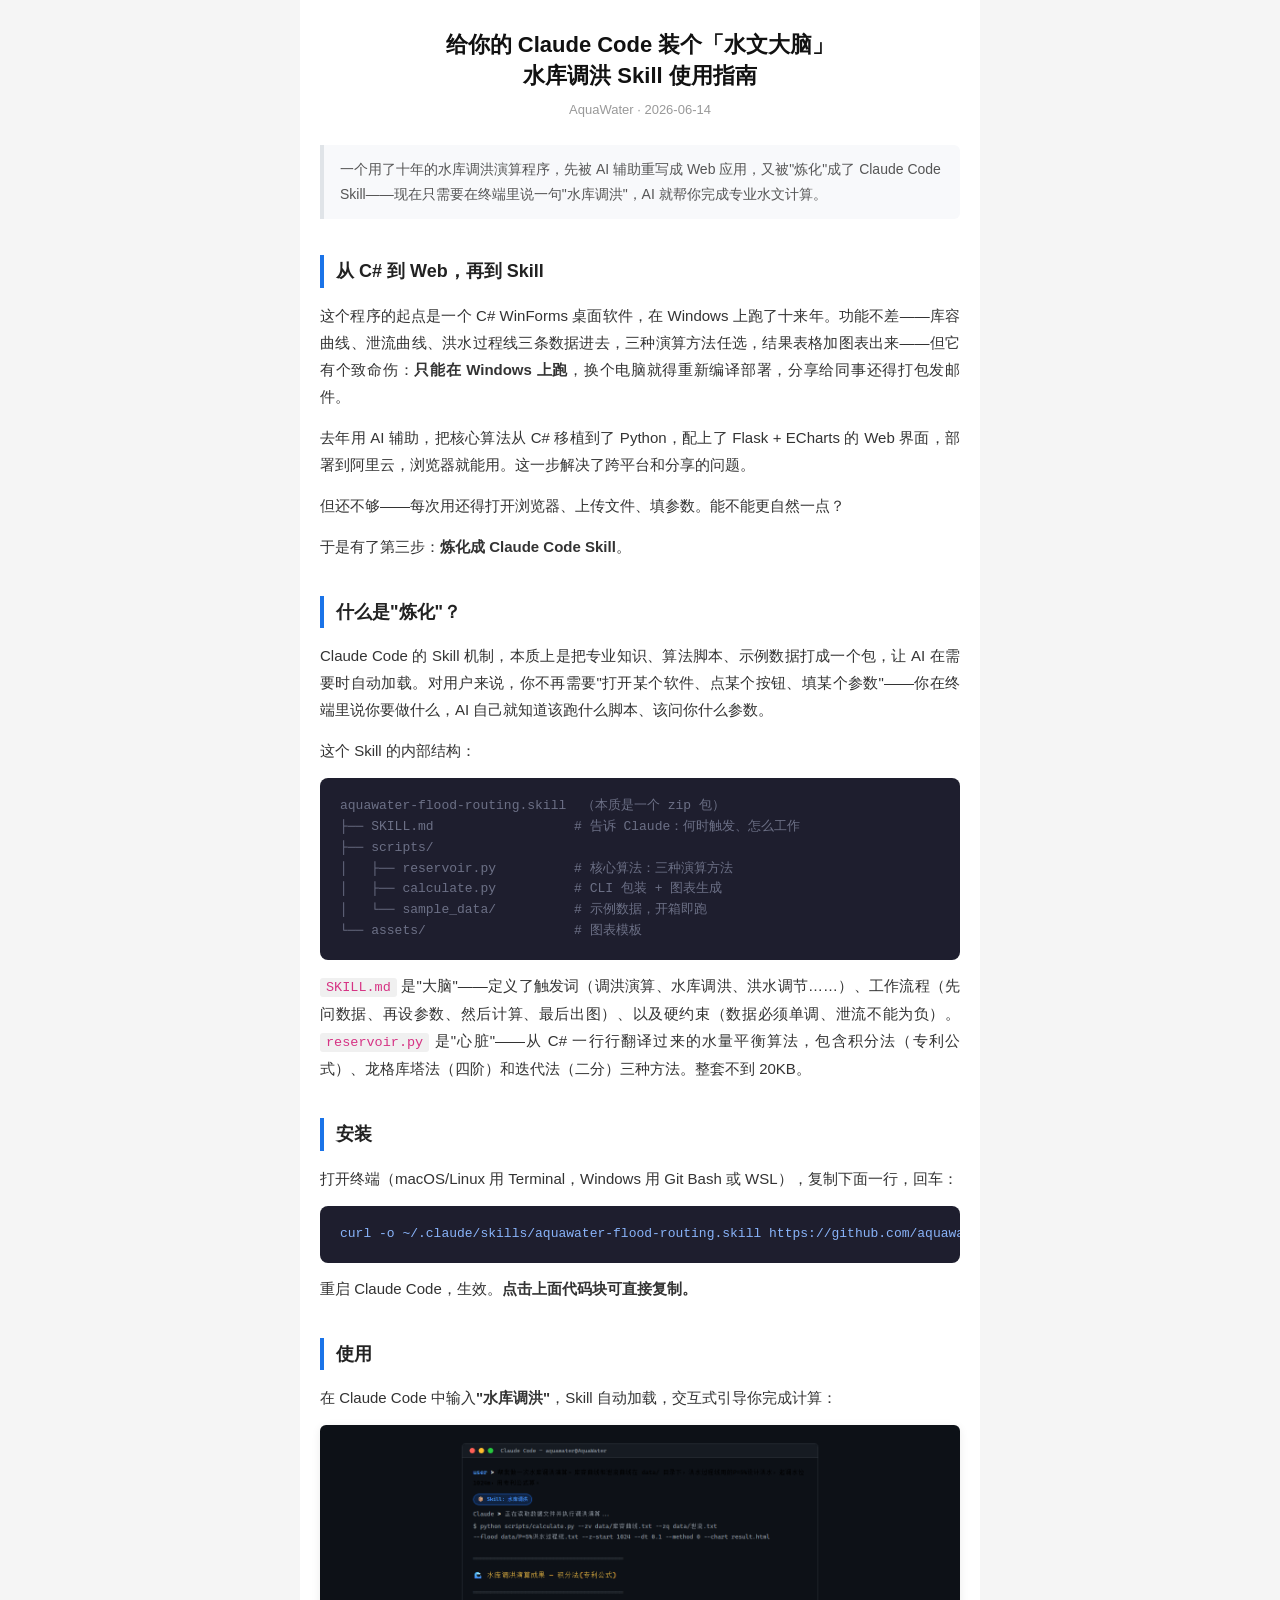
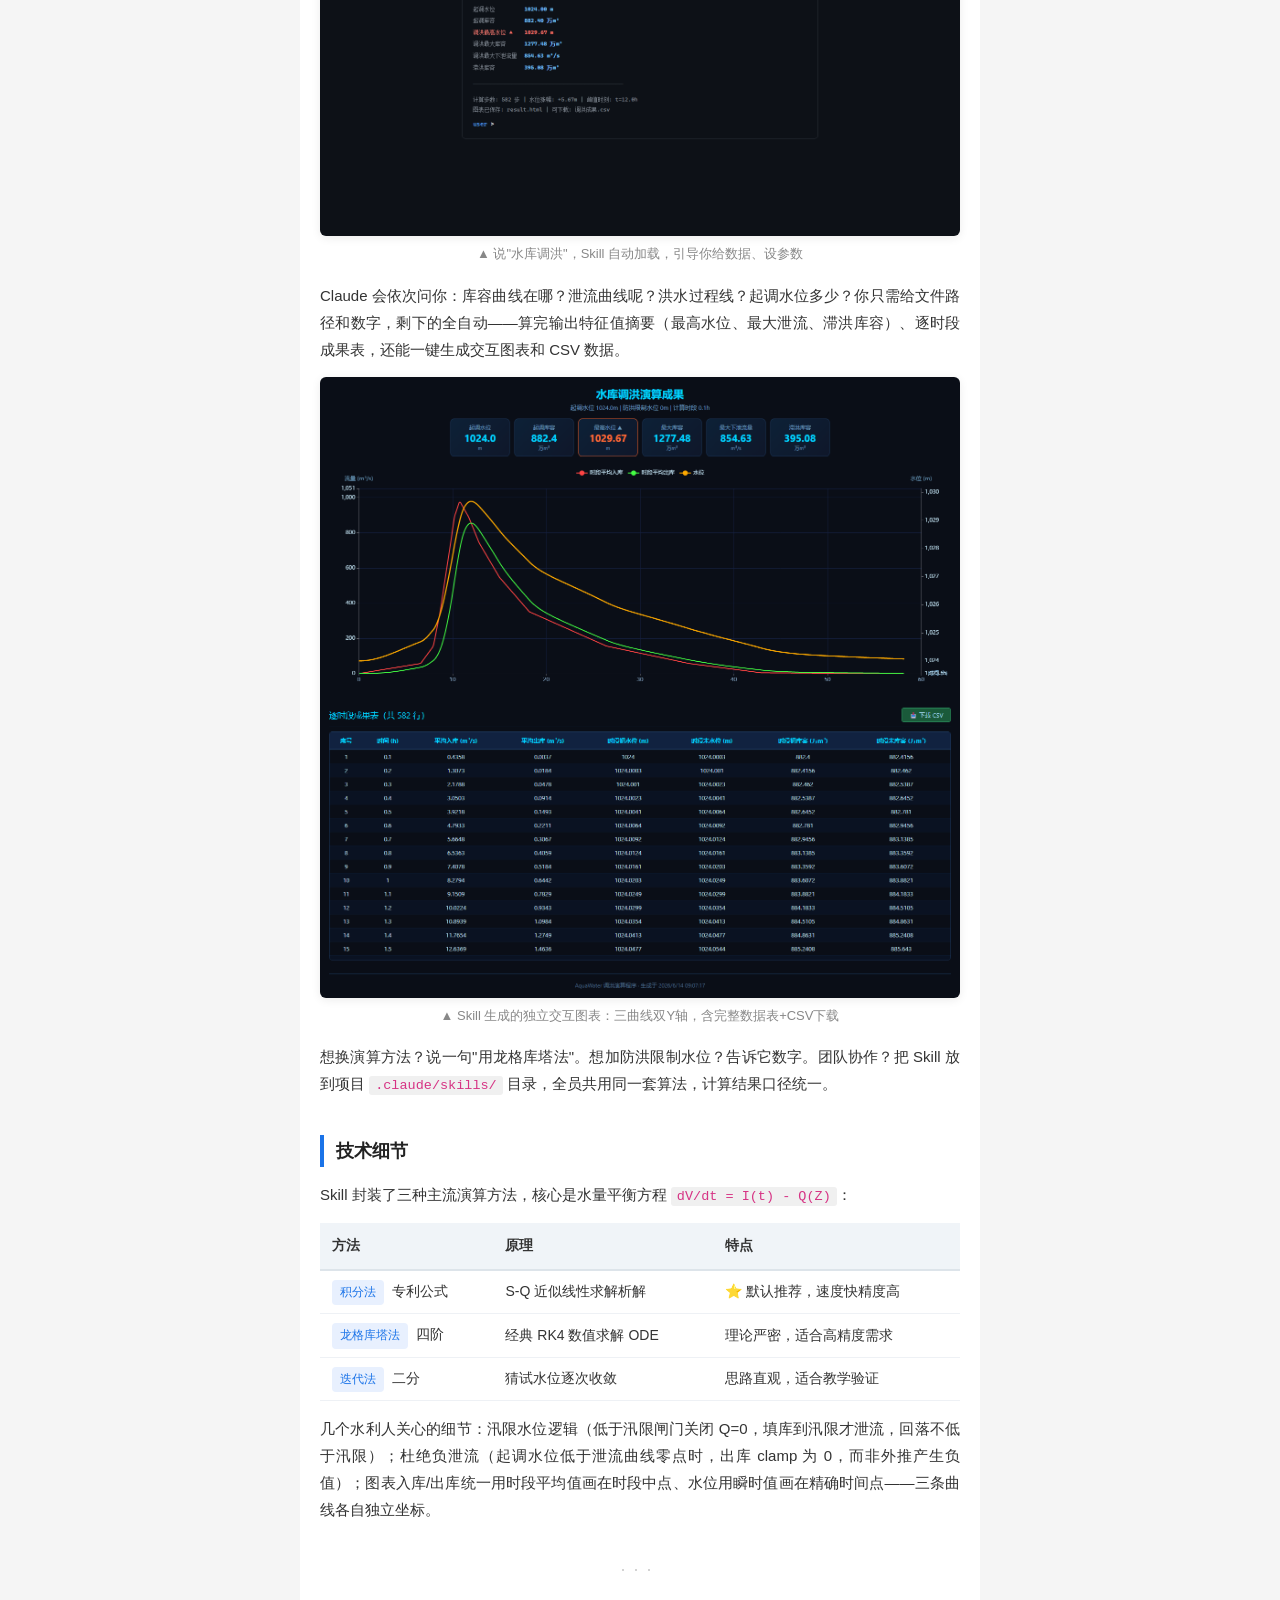
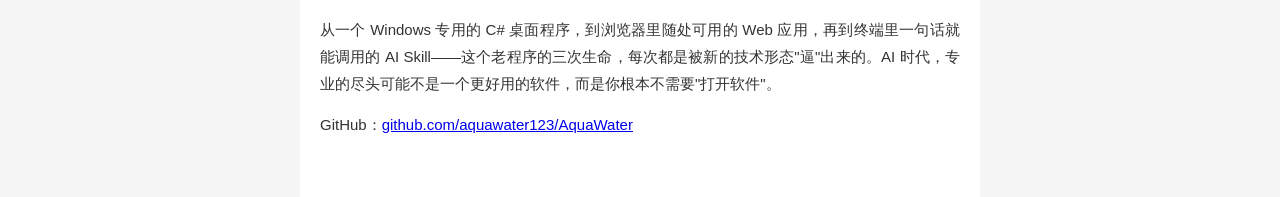
<file: 公众号文章_水库调洪Skill.html>
<!DOCTYPE html>
<html lang="zh-CN">
<head>
<meta charset="UTF-8">
<meta name="viewport" content="width=device-width, initial-scale=1.0">
<title>给你的 Claude Code 装个「水文大脑」——水库调洪 Skill 使用指南</title>
<style>
  * { margin: 0; padding: 0; box-sizing: border-box; }
  body { background: #f5f5f5; font-family: -apple-system, BlinkMacSystemFont, 'Segoe UI', 'PingFang SC', 'Hiragino Sans GB', 'Microsoft YaHei', sans-serif; color: #333; line-height: 1.8; }
  .article { max-width: 680px; margin: 0 auto; background: #fff; padding: 30px 20px 50px; }
  h1 { font-size: 22px; font-weight: 700; color: #111; text-align: center; margin-bottom: 6px; line-height: 1.4; }
  .meta { text-align: center; color: #999; font-size: 13px; margin-bottom: 24px; }
  h2 { font-size: 18px; font-weight: 700; color: #222; margin: 36px 0 14px; padding-left: 12px; border-left: 4px solid #1a73e8; }
  p { font-size: 15px; margin-bottom: 14px; text-align: justify; }
  img { max-width: 100%; border-radius: 6px; box-shadow: 0 2px 10px rgba(0,0,0,0.08); margin: 10px 0; display: block; }
  .img-caption { text-align: center; color: #888; font-size: 13px; margin-top: -4px; margin-bottom: 16px; }
  code { background: #f0f0f0; padding: 2px 6px; border-radius: 3px; font-size: 0.9em; font-family: 'Cascadia Code', 'Fira Code', 'Consolas', monospace; color: #d63384; }
  pre { background: #1e1e2e; color: #cdd6f4; padding: 18px 20px; border-radius: 8px; overflow-x: auto; font-size: 13px; line-height: 1.6; margin: 12px 0; }
  pre .cmd { color: #89b4fa; }
  pre .out { color: #a6e3a1; }
  pre .hl { color: #fab387; }
  pre .dim { color: #6c7086; }
  blockquote { background: #f8f9fb; border-left: 4px solid #e0e4e8; padding: 12px 16px; margin: 14px 0; color: #555; font-size: 14px; border-radius: 0 6px 6px 0; }
  table { width: 100%; border-collapse: collapse; margin: 14px 0; font-size: 14px; }
  th { background: #f0f4f8; padding: 10px 12px; text-align: left; font-weight: 600; border-bottom: 2px solid #dde4ea; }
  td { padding: 8px 12px; border-bottom: 1px solid #eef1f5; }
  .tag { display: inline-block; background: #e8f0fe; color: #1a73e8; padding: 2px 8px; border-radius: 4px; font-size: 12px; font-weight: 500; margin-right: 4px; }
  .divider { text-align: center; color: #ccc; margin: 30px 0; font-size: 18px; letter-spacing: 8px; }
  @media (max-width: 480px) {
    .article { padding: 20px 14px 40px; }
    h1 { font-size: 18px; }
  }
</style>
</head>
<body>
<div class="article">

<h1>给你的 Claude Code 装个「水文大脑」<br>水库调洪 Skill 使用指南</h1>
<div class="meta">AquaWater · 2026-06-14</div>

<blockquote>
  一个用了十年的水库调洪演算程序，先被 AI 辅助重写成 Web 应用，又被"炼化"成了 Claude Code Skill——现在只需要在终端里说一句"水库调洪"，AI 就帮你完成专业水文计算。
</blockquote>

<!-- ====== 来历 ====== -->
<h2>从 C# 到 Web，再到 Skill</h2>

<p>这个程序的起点是一个 C# WinForms 桌面软件，在 Windows 上跑了十来年。功能不差——库容曲线、泄流曲线、洪水过程线三条数据进去，三种演算方法任选，结果表格加图表出来——但它有个致命伤：<strong>只能在 Windows 上跑</strong>，换个电脑就得重新编译部署，分享给同事还得打包发邮件。</p>

<p>去年用 AI 辅助，把核心算法从 C# 移植到了 Python，配上了 Flask + ECharts 的 Web 界面，部署到阿里云，浏览器就能用。这一步解决了跨平台和分享的问题。</p>

<p>但还不够——每次用还得打开浏览器、上传文件、填参数。能不能更自然一点？</p>

<p>于是有了第三步：<strong>炼化成 Claude Code Skill</strong>。</p>

<!-- ====== 什么是 Skill ====== -->
<h2>什么是"炼化"？</h2>

<p>Claude Code 的 Skill 机制，本质上是把专业知识、算法脚本、示例数据打成一个包，让 AI 在需要时自动加载。对用户来说，你不再需要"打开某个软件、点某个按钮、填某个参数"——你在终端里说你要做什么，AI 自己就知道该跑什么脚本、该问你什么参数。</p>

<p>这个 Skill 的内部结构：</p>

<pre><span class="dim">aquawater-flood-routing.skill  （本质是一个 zip 包）
├── SKILL.md</span>                  <span class="dim"># 告诉 Claude：何时触发、怎么工作</span>
<span class="dim">├── scripts/
│   ├── reservoir.py</span>          <span class="dim"># 核心算法：三种演算方法</span>
<span class="dim">│   ├── calculate.py</span>          <span class="dim"># CLI 包装 + 图表生成</span>
<span class="dim">│   └── sample_data/</span>          <span class="dim"># 示例数据，开箱即跑</span>
<span class="dim">└── assets/</span>                   <span class="dim"># 图表模板</span></pre>

<p><code>SKILL.md</code> 是"大脑"——定义了触发词（调洪演算、水库调洪、洪水调节……）、工作流程（先问数据、再设参数、然后计算、最后出图）、以及硬约束（数据必须单调、泄流不能为负）。<code>reservoir.py</code> 是"心脏"——从 C# 一行行翻译过来的水量平衡算法，包含积分法（专利公式）、龙格库塔法（四阶）和迭代法（二分）三种方法。整套不到 20KB。</p>

<!-- ====== 安装 ====== -->
<h2>安装</h2>

<p>打开终端（macOS/Linux 用 Terminal，Windows 用 Git Bash 或 WSL），复制下面一行，回车：</p>

<pre style="user-select:all; cursor:pointer;" onclick="navigator.clipboard.writeText('curl -o ~/.claude/skills/aquawater-flood-routing.skill https://github.com/aquawater123/AquaWater/releases/download/v1.0.0/aquawater-flood-routing.skill')" title="点击复制"><span class="cmd">curl -o ~/.claude/skills/aquawater-flood-routing.skill https://github.com/aquawater123/AquaWater/releases/download/v1.0.0/aquawater-flood-routing.skill</span></pre>

<p>重启 Claude Code，生效。<strong>点击上面代码块可直接复制。</strong></p>

<!-- ====== 使用 ====== -->
<h2>使用</h2>

<p>在 Claude Code 中输入<strong>"水库调洪"</strong>，Skill 自动加载，交互式引导你完成计算：</p>

<img src="screenshots/skill_terminal.png" alt="Claude Code 调用水库调洪 Skill">
<div class="img-caption">▲ 说"水库调洪"，Skill 自动加载，引导你给数据、设参数</div>

<p>Claude 会依次问你：库容曲线在哪？泄流曲线呢？洪水过程线？起调水位多少？你只需给文件路径和数字，剩下的全自动——算完输出特征值摘要（最高水位、最大泄流、滞洪库容）、逐时段成果表，还能一键生成交互图表和 CSV 数据。</p>

<img src="screenshots/standalone_chart.png" alt="Skill 生成的 ECharts 交互图表">
<div class="img-caption">▲ Skill 生成的独立交互图表：三曲线双Y轴，含完整数据表+CSV下载</div>

<p>想换演算方法？说一句"用龙格库塔法"。想加防洪限制水位？告诉它数字。团队协作？把 Skill 放到项目 <code>.claude/skills/</code> 目录，全员共用同一套算法，计算结果口径统一。</p>

<!-- ====== 技术细节 ====== -->
<h2>技术细节</h2>

<p>Skill 封装了三种主流演算方法，核心是水量平衡方程 <code>dV/dt = I(t) - Q(Z)</code>：</p>

<table>
  <tr><th>方法</th><th>原理</th><th>特点</th></tr>
  <tr><td><span class="tag">积分法</span> 专利公式</td><td>S-Q 近似线性求解析解</td><td>⭐ 默认推荐，速度快精度高</td></tr>
  <tr><td><span class="tag">龙格库塔法</span> 四阶</td><td>经典 RK4 数值求解 ODE</td><td>理论严密，适合高精度需求</td></tr>
  <tr><td><span class="tag">迭代法</span> 二分</td><td>猜试水位逐次收敛</td><td>思路直观，适合教学验证</td></tr>
</table>

<p>几个水利人关心的细节：汛限水位逻辑（低于汛限闸门关闭 Q=0，填库到汛限才泄流，回落不低于汛限）；杜绝负泄流（起调水位低于泄流曲线零点时，出库 clamp 为 0，而非外推产生负值）；图表入库/出库统一用时段平均值画在时段中点、水位用瞬时值画在精确时间点——三条曲线各自独立坐标。</p>

<div class="divider">···</div>

<p>从一个 Windows 专用的 C# 桌面程序，到浏览器里随处可用的 Web 应用，再到终端里一句话就能调用的 AI Skill——这个老程序的三次生命，每次都是被新的技术形态"逼"出来的。AI 时代，专业的尽头可能不是一个更好用的软件，而是你根本不需要"打开软件"。</p>

<p>GitHub：<a href="https://github.com/aquawater123/AquaWater" target="_blank">github.com/aquawater123/AquaWater</a></p>

</div>
</body>
</html>
</file>
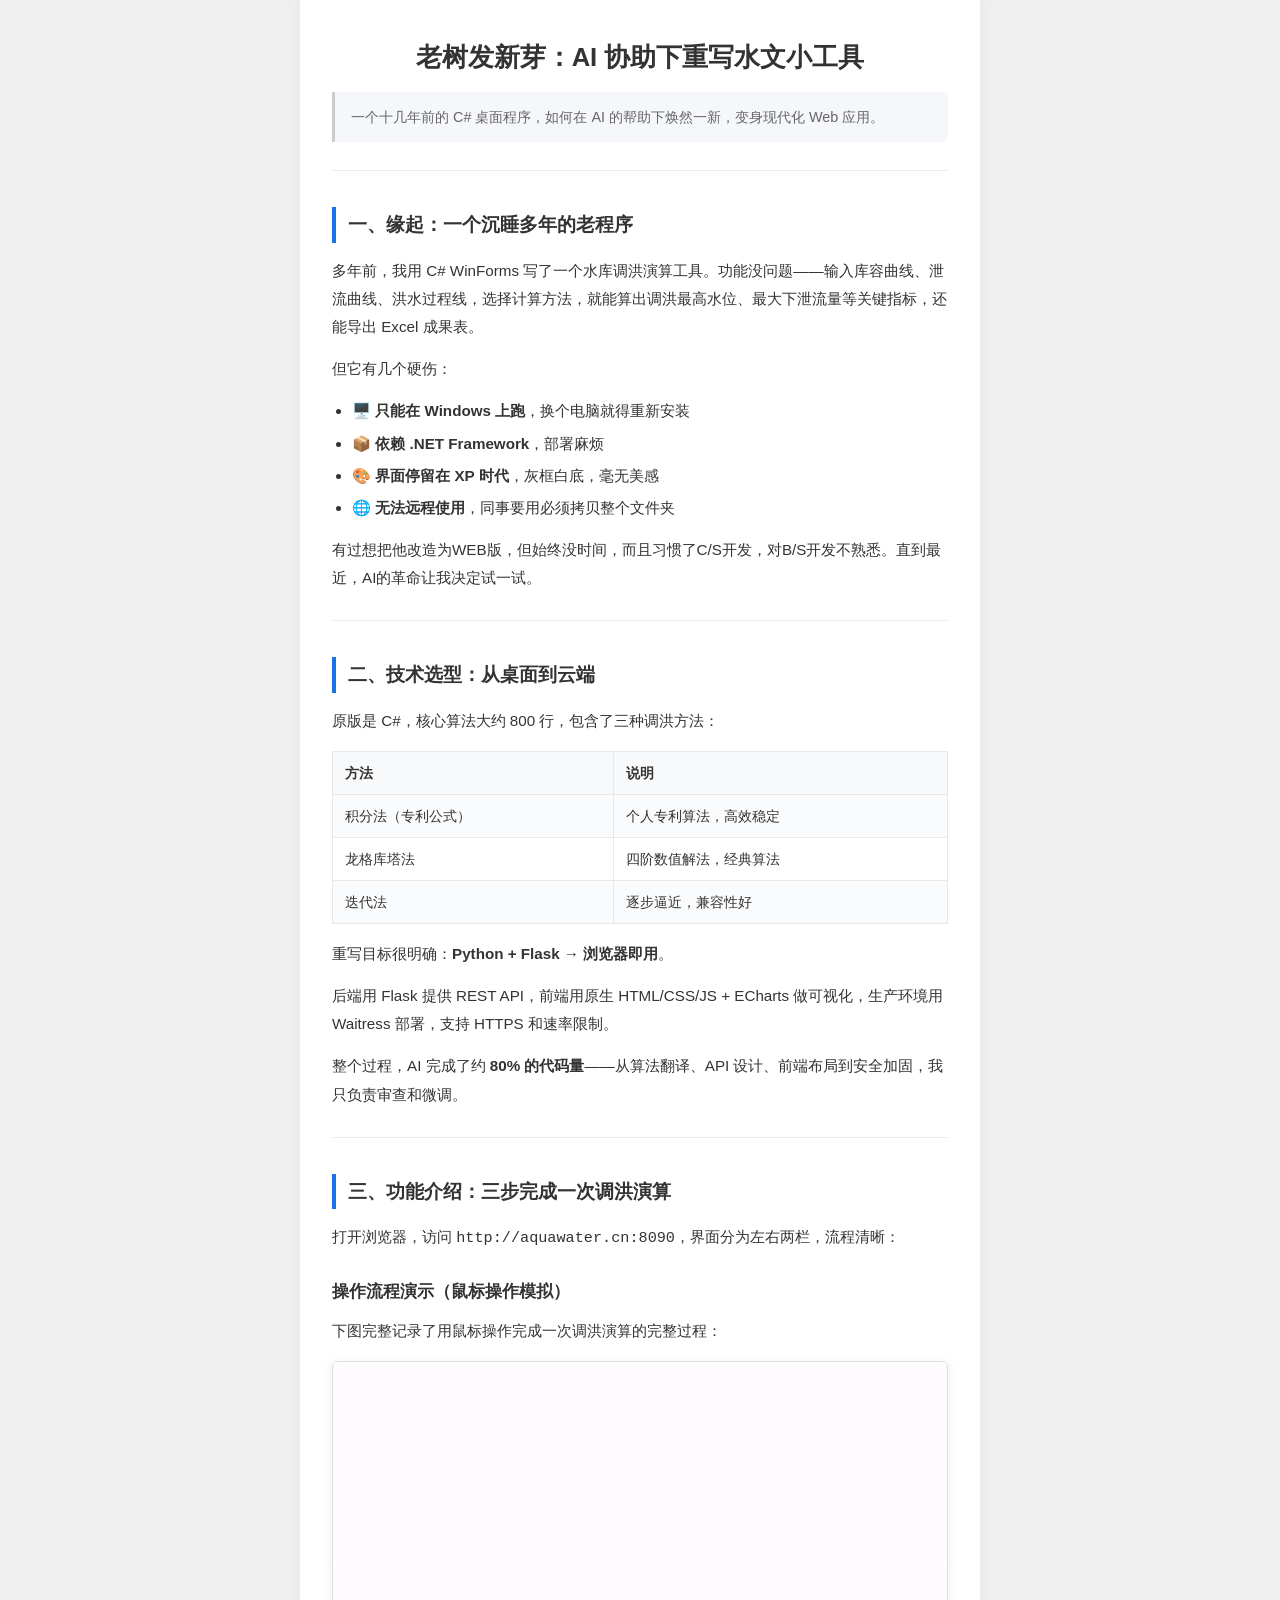
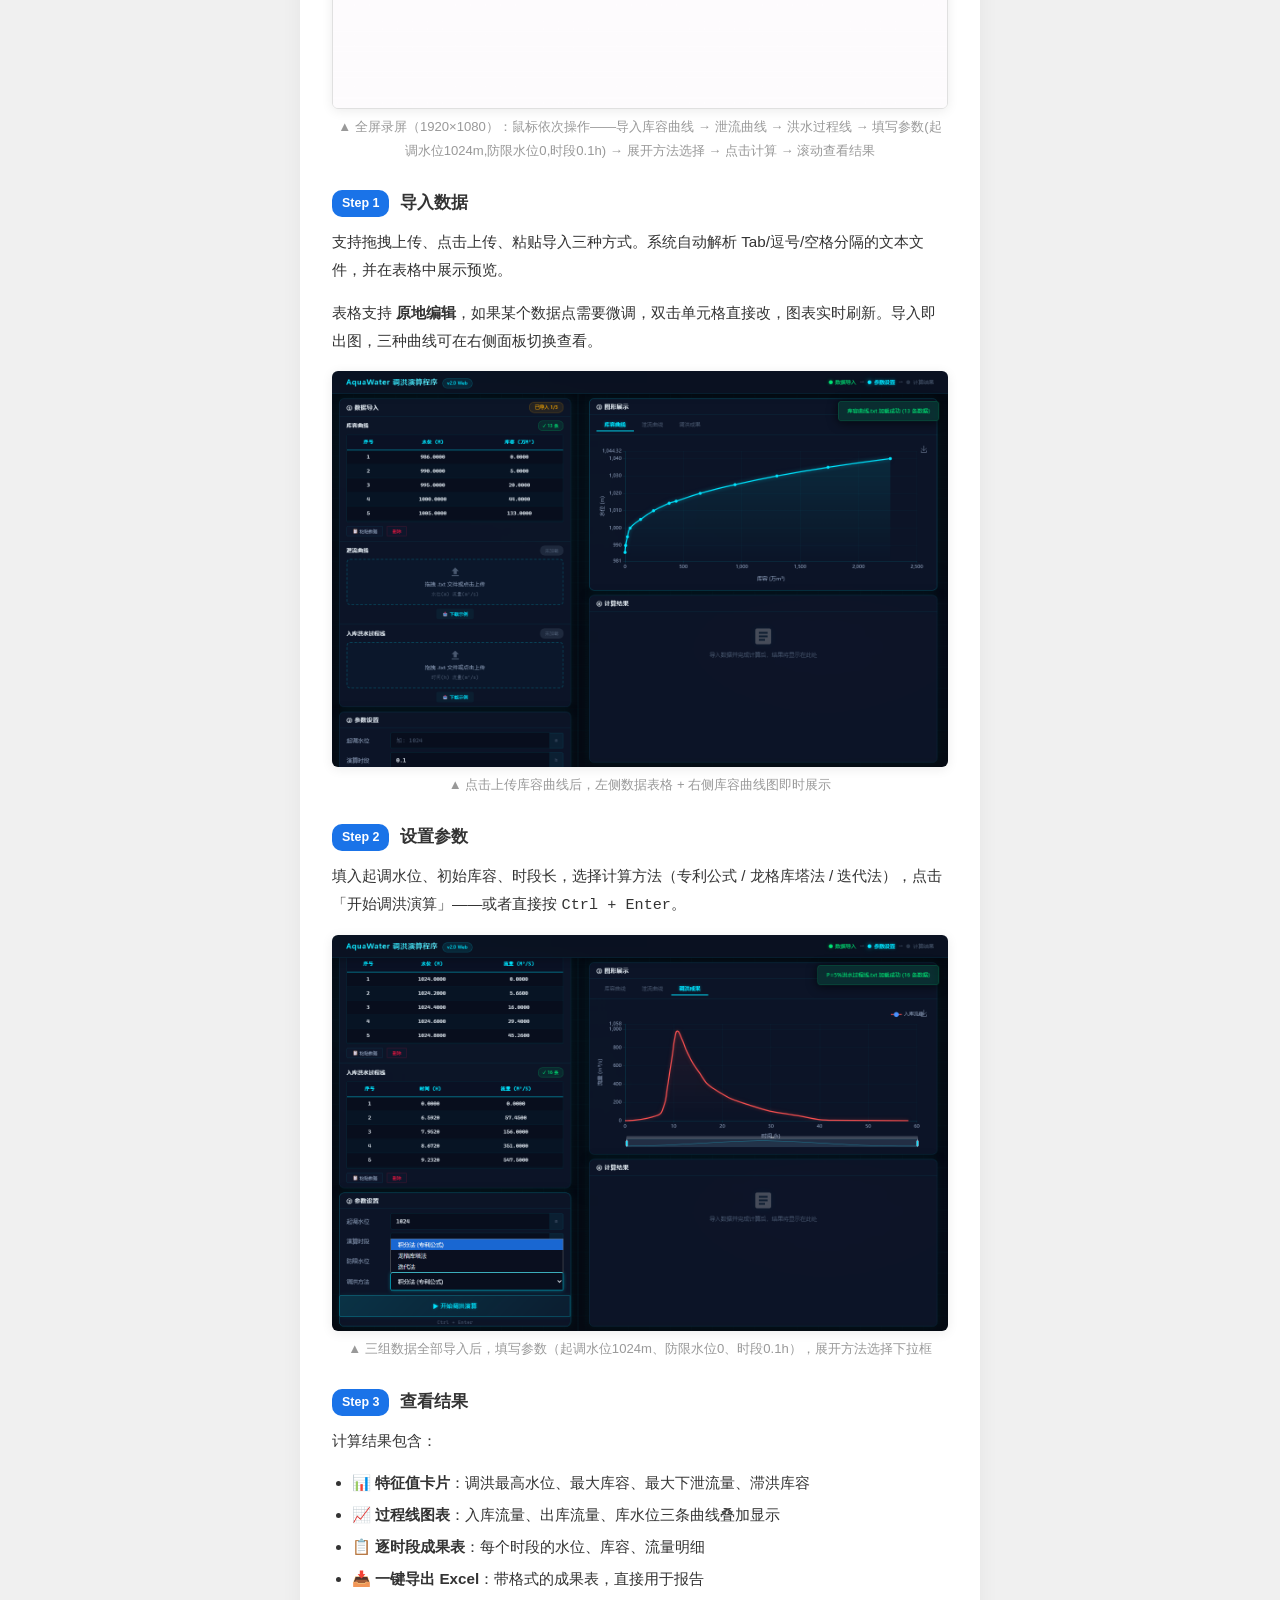
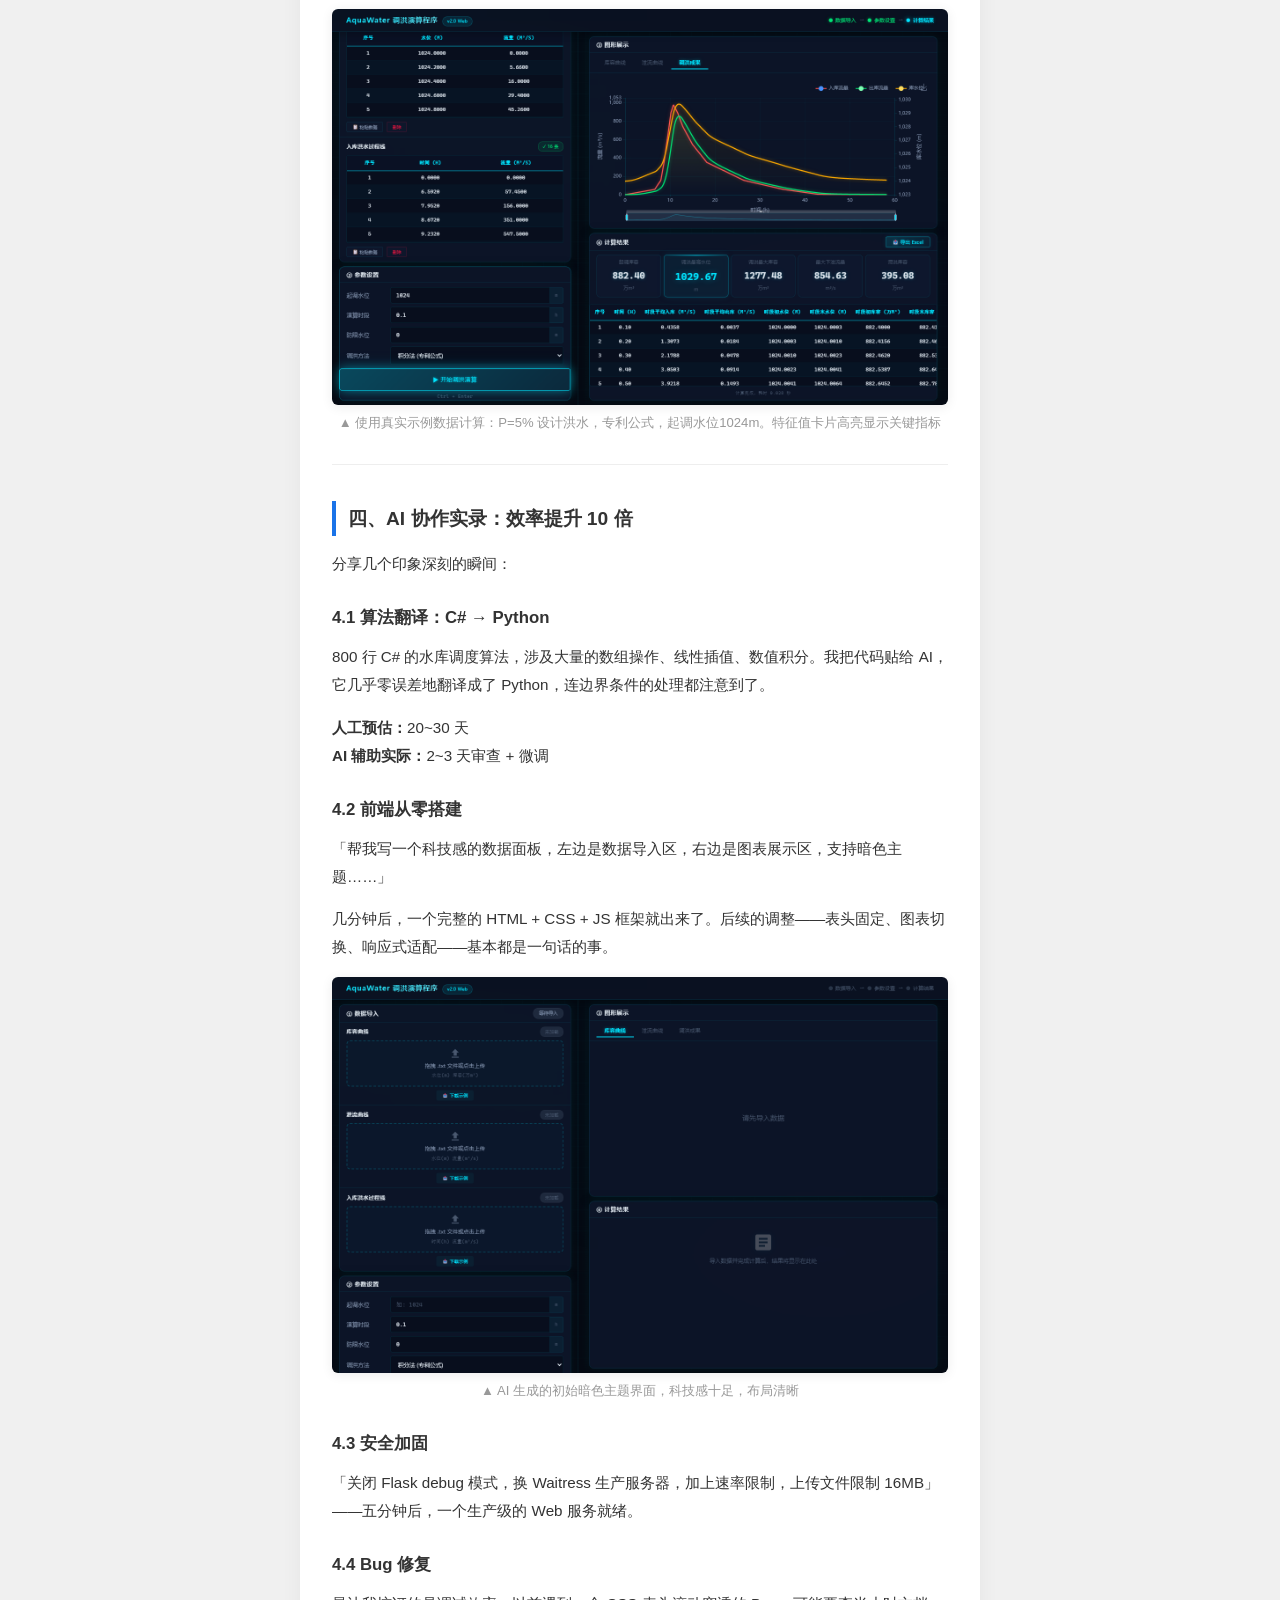
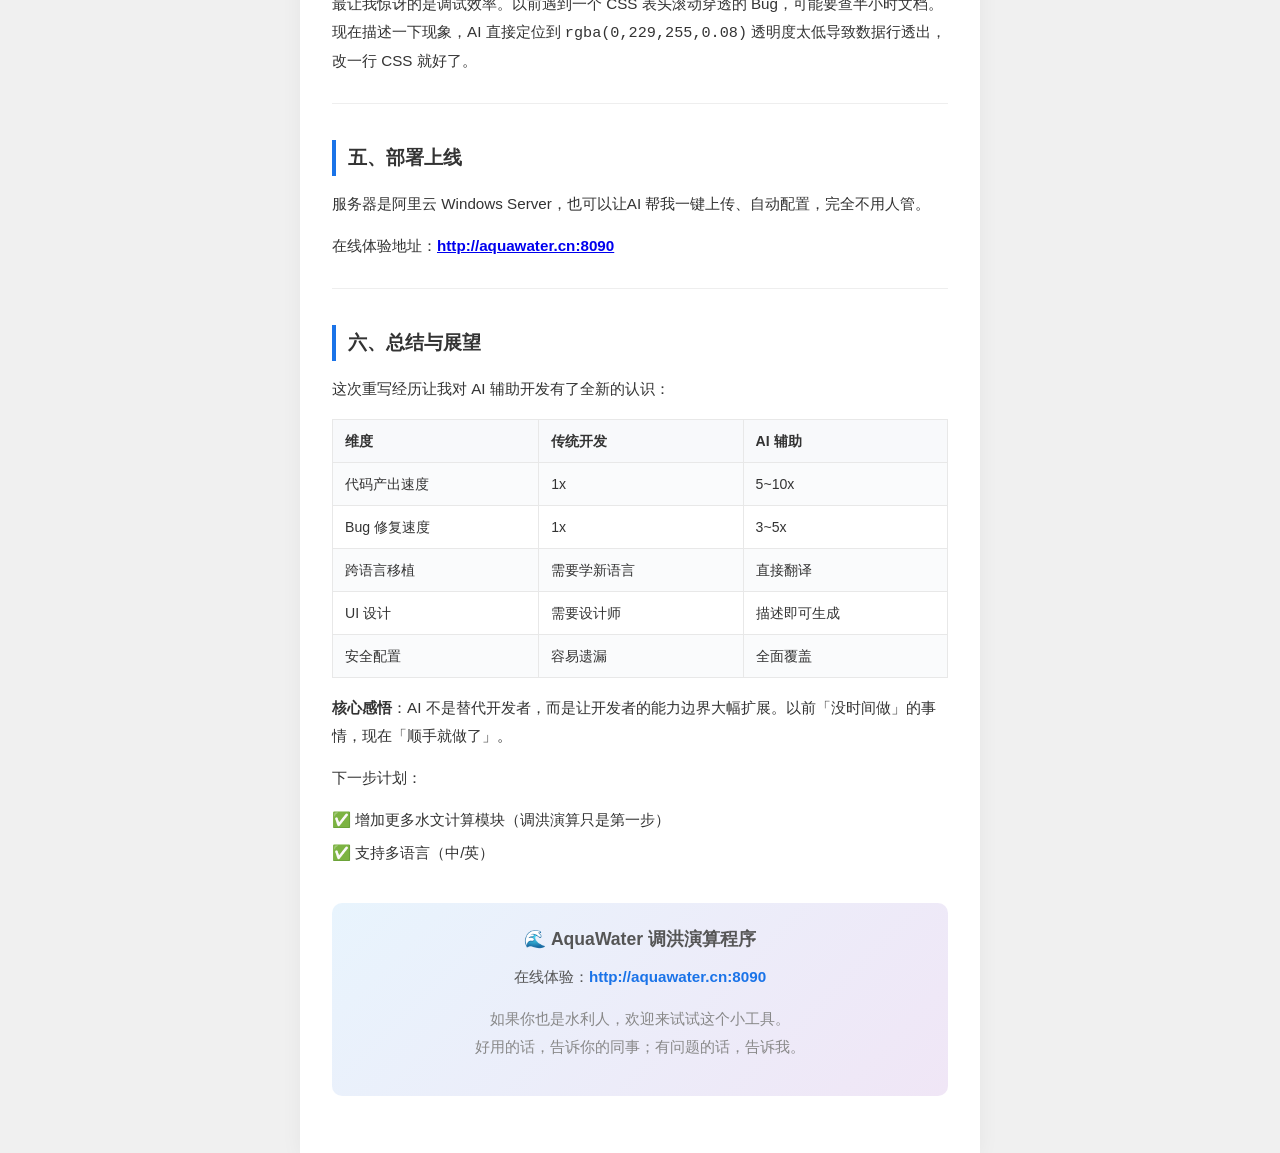
<file: 公众号文章_预览.html>
<!DOCTYPE html>
<html lang="zh-CN">
<head>
<meta charset="UTF-8">
<meta name="viewport" content="width=device-width, initial-scale=1.0">
<title>老树发新芽：AI协助下重写水文小工具</title>
<style>
  :root {
    --text: #333;
    --text-secondary: #666;
    --accent: #1a73e8;
    --bg: #fff;
    --bg-quote: #f5f7fa;
    --border: #e8e8e8;
  }
  * { box-sizing: border-box; margin: 0; padding: 0; }
  body {
    font-family: -apple-system, BlinkMacSystemFont, "Segoe UI", "PingFang SC", "Microsoft YaHei", sans-serif;
    color: var(--text);
    line-height: 1.85;
    background: #f0f0f0;
    display: flex;
    justify-content: center;
  }
  .article-wrapper {
    max-width: 680px;
    width: 100%;
    background: var(--bg);
    padding: 40px 32px 60px;
    box-shadow: 0 0 20px rgba(0,0,0,0.05);
  }
  h1 {
    font-size: 1.6rem;
    font-weight: 700;
    text-align: center;
    margin-bottom: 12px;
    line-height: 1.4;
  }
  h2 {
    font-size: 1.2rem;
    font-weight: 700;
    margin: 36px 0 14px;
    padding-left: 12px;
    border-left: 4px solid var(--accent);
  }
  h3 {
    font-size: 1.05rem;
    font-weight: 600;
    margin: 24px 0 10px;
  }
  p { margin-bottom: 14px; font-size: 0.95rem; }
  blockquote {
    background: var(--bg-quote);
    border-left: 3px solid #ccc;
    padding: 12px 16px;
    margin: 16px 0;
    color: var(--text-secondary);
    font-size: 0.9rem;
    border-radius: 0 6px 6px 0;
  }
  table {
    width: 100%;
    border-collapse: collapse;
    margin: 16px 0;
    font-size: 0.88rem;
  }
  th, td {
    border: 1px solid var(--border);
    padding: 8px 12px;
    text-align: left;
  }
  th {
    background: #f8f9fb;
    font-weight: 600;
  }
  tr:nth-child(even) td { background: #fafbfc; }
  ul, ol { margin: 10px 0 14px 20px; font-size: 0.95rem; }
  li { margin-bottom: 4px; }
  img {
    max-width: 100%;
    height: auto;
    display: block;
    margin: 16px auto;
    border-radius: 6px;
    box-shadow: 0 2px 12px rgba(0,0,0,0.08);
  }
  img.gif-demo {
    border: 1px solid #e0e0e0;
  }
  .img-caption {
    text-align: center;
    font-size: 0.82rem;
    color: #999;
    margin-top: -10px;
    margin-bottom: 18px;
  }
  hr {
    border: none;
    border-top: 1px solid #eee;
    margin: 28px 0;
  }
  .step-badge {
    display: inline-block;
    background: var(--accent);
    color: #fff;
    font-size: 0.78rem;
    padding: 2px 10px;
    border-radius: 10px;
    margin-right: 6px;
    vertical-align: middle;
  }
  .ending {
    text-align: center;
    margin-top: 36px;
    padding: 20px;
    background: linear-gradient(135deg, #e8f4fd, #f0e6f6);
    border-radius: 10px;
    font-size: 0.9rem;
    color: #555;
  }
  .ending a { color: var(--accent); font-weight: 600; text-decoration: none; }
  .checklist { list-style: none; margin-left: 0; }
  .checklist li::before { content: "✅ "; }
</style>
</head>
<body>
<div class="article-wrapper">

<h1>老树发新芽：AI 协助下重写水文小工具</h1>

<blockquote>
  一个十几年前的 C# 桌面程序，如何在 AI 的帮助下焕然一新，变身现代化 Web 应用。
</blockquote>

<hr>

<h2>一、缘起：一个沉睡多年的老程序</h2>

<p>多年前，我用 C# WinForms 写了一个水库调洪演算工具。功能没问题——输入库容曲线、泄流曲线、洪水过程线，选择计算方法，就能算出调洪最高水位、最大下泄流量等关键指标，还能导出 Excel 成果表。</p>

<p>但它有几个硬伤：</p>

<ul>
  <li>🖥️ <strong>只能在 Windows 上跑</strong>，换个电脑就得重新安装</li>
  <li>📦 <strong>依赖 .NET Framework</strong>，部署麻烦</li>
  <li>🎨 <strong>界面停留在 XP 时代</strong>，灰框白底，毫无美感</li>
  <li>🌐 <strong>无法远程使用</strong>，同事要用必须拷贝整个文件夹</li>
</ul>

<p>有过想把他改造为WEB版，但始终没时间，而且习惯了C/S开发，对B/S开发不熟悉。直到最近，AI的革命让我决定试一试。</p>

<hr>

<h2>二、技术选型：从桌面到云端</h2>

<p>原版是 C#，核心算法大约 800 行，包含了三种调洪方法：</p>

<table>
  <tr><th>方法</th><th>说明</th></tr>
  <tr><td>积分法（专利公式）</td><td>个人专利算法，高效稳定</td></tr>
  <tr><td>龙格库塔法</td><td>四阶数值解法，经典算法</td></tr>
  <tr><td>迭代法</td><td>逐步逼近，兼容性好</td></tr>
</table>

<p>重写目标很明确：<strong>Python + Flask → 浏览器即用</strong>。</p>

<p>后端用 Flask 提供 REST API，前端用原生 HTML/CSS/JS + ECharts 做可视化，生产环境用 Waitress 部署，支持 HTTPS 和速率限制。</p>

<p>整个过程，AI 完成了约 <strong>80% 的代码量</strong>——从算法翻译、API 设计、前端布局到安全加固，我只负责审查和微调。</p>

<hr>

<h2>三、功能介绍：三步完成一次调洪演算</h2>

<p>打开浏览器，访问 <code>http://aquawater.cn:8090</code>，界面分为左右两栏，流程清晰：</p>

<h3>操作流程演示（鼠标操作模拟）</h3>
<p>下图完整记录了用鼠标操作完成一次调洪演算的完整过程：</p>

<img class="gif-demo" src="screenshots/aquawater_demo.gif" alt="完整操作流程">
<p class="img-caption">▲ 全屏录屏（1920×1080）：鼠标依次操作——导入库容曲线 → 泄流曲线 → 洪水过程线 → 填写参数(起调水位1024m,防限水位0,时段0.1h) → 展开方法选择 → 点击计算 → 滚动查看结果</p>

<h3><span class="step-badge">Step 1</span> 导入数据</h3>
<p>支持拖拽上传、点击上传、粘贴导入三种方式。系统自动解析 Tab/逗号/空格分隔的文本文件，并在表格中展示预览。</p>
<p>表格支持 <strong>原地编辑</strong>，如果某个数据点需要微调，双击单元格直接改，图表实时刷新。导入即出图，三种曲线可在右侧面板切换查看。</p>

<img src="screenshots/02_zv_imported.png" alt="导入库容曲线">
<p class="img-caption">▲ 点击上传库容曲线后，左侧数据表格 + 右侧库容曲线图即时展示</p>

<h3><span class="step-badge">Step 2</span> 设置参数</h3>
<p>填入起调水位、初始库容、时段长，选择计算方法（专利公式 / 龙格库塔法 / 迭代法），点击「开始调洪演算」——或者直接按 <code>Ctrl + Enter</code>。</p>

<img src="screenshots/05_params.png" alt="设置计算参数">
<p class="img-caption">▲ 三组数据全部导入后，填写参数（起调水位1024m、防限水位0、时段0.1h），展开方法选择下拉框</p>

<h3><span class="step-badge">Step 3</span> 查看结果</h3>
<p>计算结果包含：</p>
<ul>
  <li>📊 <strong>特征值卡片</strong>：调洪最高水位、最大库容、最大下泄流量、滞洪库容</li>
  <li>📈 <strong>过程线图表</strong>：入库流量、出库流量、库水位三条曲线叠加显示</li>
  <li>📋 <strong>逐时段成果表</strong>：每个时段的水位、库容、流量明细</li>
  <li>📥 <strong>一键导出 Excel</strong>：带格式的成果表，直接用于报告</li>
</ul>

<img src="screenshots/06_results.png" alt="计算结果页面">
<p class="img-caption">▲ 使用真实示例数据计算：P=5% 设计洪水，专利公式，起调水位1024m。特征值卡片高亮显示关键指标</p>

<hr>

<h2>四、AI 协作实录：效率提升 10 倍</h2>

<p>分享几个印象深刻的瞬间：</p>

<h3>4.1 算法翻译：C# → Python</h3>
<p>800 行 C# 的水库调度算法，涉及大量的数组操作、线性插值、数值积分。我把代码贴给 AI，它几乎零误差地翻译成了 Python，连边界条件的处理都注意到了。</p>
<p><strong>人工预估：</strong>20~30 天<br><strong>AI 辅助实际：</strong>2~3 天审查 + 微调</p>

<h3>4.2 前端从零搭建</h3>
<p>「帮我写一个科技感的数据面板，左边是数据导入区，右边是图表展示区，支持暗色主题……」</p>
<p>几分钟后，一个完整的 HTML + CSS + JS 框架就出来了。后续的调整——表头固定、图表切换、响应式适配——基本都是一句话的事。</p>

<img src="screenshots/01_initial.png" alt="初始空状态">
<p class="img-caption">▲ AI 生成的初始暗色主题界面，科技感十足，布局清晰</p>

<h3>4.3 安全加固</h3>
<p>「关闭 Flask debug 模式，换 Waitress 生产服务器，加上速率限制，上传文件限制 16MB」——五分钟后，一个生产级的 Web 服务就绪。</p>

<h3>4.4 Bug 修复</h3>
<p>最让我惊讶的是调试效率。以前遇到一个 CSS 表头滚动穿透的 Bug，可能要查半小时文档。现在描述一下现象，AI 直接定位到 <code>rgba(0,229,255,0.08)</code> 透明度太低导致数据行透出，改一行 CSS 就好了。</p>

<hr>

<h2>五、部署上线</h2>
<p>服务器是阿里云 Windows Server，也可以让AI 帮我一键上传、自动配置，完全不用人管。</p>
<p>在线体验地址：<strong><a href="http://aquawater.cn:8090" target="_blank">http://aquawater.cn:8090</a></strong></p>

<hr>

<h2>六、总结与展望</h2>

<p>这次重写经历让我对 AI 辅助开发有了全新的认识：</p>

<table>
  <tr><th>维度</th><th>传统开发</th><th>AI 辅助</th></tr>
  <tr><td>代码产出速度</td><td>1x</td><td>5~10x</td></tr>
  <tr><td>Bug 修复速度</td><td>1x</td><td>3~5x</td></tr>
  <tr><td>跨语言移植</td><td>需要学新语言</td><td>直接翻译</td></tr>
  <tr><td>UI 设计</td><td>需要设计师</td><td>描述即可生成</td></tr>
  <tr><td>安全配置</td><td>容易遗漏</td><td>全面覆盖</td></tr>
</table>

<p><strong>核心感悟</strong>：AI 不是替代开发者，而是让开发者的能力边界大幅扩展。以前「没时间做」的事情，现在「顺手就做了」。</p>

<p>下一步计划：</p>
<ul class="checklist">
  <li>增加更多水文计算模块（调洪演算只是第一步）</li>
  <li>支持多语言（中/英）</li>
</ul>

<div class="ending">
  <p style="font-size:1.1rem; margin-bottom:8px;">🌊 <strong>AquaWater 调洪演算程序</strong></p>
  <p>在线体验：<a href="http://aquawater.cn:8090" target="_blank">http://aquawater.cn:8090</a></p>
  <p style="margin-top:10px; color:#888;">如果你也是水利人，欢迎来试试这个小工具。<br>好用的话，告诉你的同事；有问题的话，告诉我。</p>
</div>

</div>
</body>
</html>
</file>
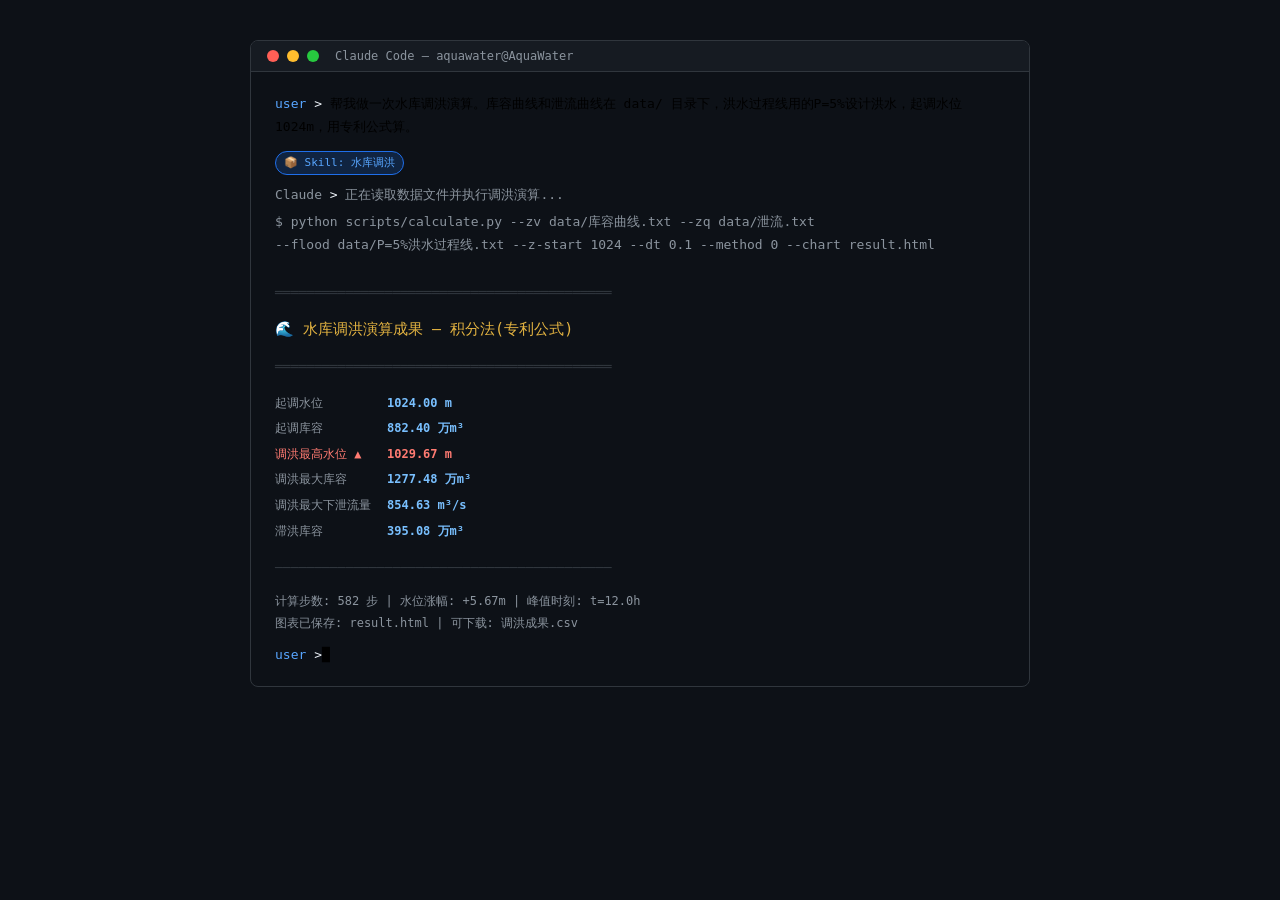
<file: screenshots/terminal_mock.html>
<!DOCTYPE html>
<html lang="zh-CN">
<head>
<meta charset="UTF-8">
<style>
  * { margin:0; padding:0; box-sizing:border-box; }
  body { background: #0d1117; font-family: 'Cascadia Code', 'Fira Code', 'Consolas', monospace; padding: 40px; display:flex; justify-content:center; }
  .terminal { width: 780px; background: #0d1117; border: 1px solid #30363d; border-radius: 8px; overflow: hidden; }
  .titlebar { background: #161b22; padding: 8px 16px; display:flex; align-items:center; gap:8px; border-bottom:1px solid #30363d; }
  .dot { width:12px; height:12px; border-radius:50%; }
  .dot.r { background:#ff5f56; } .dot.y { background:#ffbd2e; } .dot.g { background:#27c93f; }
  .titlebar span { color: #8b949e; font-size:12px; margin-left:8px; }
  .body { padding: 20px 24px; font-size: 13px; line-height: 1.8; }
  .prompt { color: #58a6ff; }
  .user { color: #7ee787; }
  .cmd { color: #f0f6fc; }
  .skill-tag { display: inline-block; background: #1f6feb33; border: 1px solid #1f6feb; color: #58a6ff; padding: 1px 8px; border-radius: 12px; font-size: 11px; margin: 4px 0; }
  .output { color: #8b949e; }
  .result { color: #79c0ff; }
  .highlight { color: #ff7b72; }
  .cursor { animation: blink 1s step-end infinite; }
  @keyframes blink { 50% { opacity:0; } }
  table { border-collapse: collapse; margin: 8px 0; }
  td { padding: 2px 16px 2px 0; color: #c9d1d9; font-size: 12px; }
  td:first-child { color: #8b949e; }
  td:last-child { color: #79c0ff; font-weight: bold; }
  .divider { color: #30363d; margin: 12px 0; }
</style>
</head>
<body>
<div class="terminal">
  <div class="titlebar">
    <div class="dot r"></div><div class="dot y"></div><div class="dot g"></div>
    <span>Claude Code — aquawater@AquaWater</span>
  </div>
  <div class="body">
    <div><span class="prompt">user</span> <span class="cmd">&gt;</span> 帮我做一次水库调洪演算。库容曲线和泄流曲线在 data/ 目录下，洪水过程线用的P=5%设计洪水，起调水位1024m，用专利公式算。</div>
    <div style="height:8px"></div>
    <div><span class="skill-tag">📦 Skill: 水库调洪</span></div>
    <div style="height:4px"></div>
    <div><span class="output">Claude</span> <span class="cmd">&gt;</span> <span class="output">正在读取数据文件并执行调洪演算...</span></div>
    <div style="height:4px"></div>
    <div><span class="output">$ python scripts/calculate.py --zv data/库容曲线.txt --zq data/泄流.txt </span></div>
    <div><span class="output">  --flood data/P=5%洪水过程线.txt --z-start 1024 --dt 0.1 --method 0 --chart result.html</span></div>
    <div style="height:12px"></div>
    <div class="divider">═══════════════════════════════════════════</div>
    <div style="color:#e3b341; font-size:15px; margin:8px 0;">🌊 水库调洪演算成果 — 积分法(专利公式)</div>
    <div class="divider">═══════════════════════════════════════════</div>
    <table>
      <tr><td>起调水位</td><td>1024.00 m</td></tr>
      <tr><td>起调库容</td><td>882.40 万m³</td></tr>
      <tr><td style="color:#ff7b72;">调洪最高水位 ▲</td><td style="color:#ff7b72;">1029.67 m</td></tr>
      <tr><td>调洪最大库容</td><td>1277.48 万m³</td></tr>
      <tr><td>调洪最大下泄流量</td><td>854.63 m³/s</td></tr>
      <tr><td>滞洪库容</td><td>395.08 万m³</td></tr>
    </table>
    <div class="divider">───────────────────────────────────────────</div>
    <div style="color:#8b949e; font-size:12px;">计算步数: 582 步 | 水位涨幅: +5.67m | 峰值时刻: t=12.0h</div>
    <div style="color:#8b949e; font-size:12px;">图表已保存: result.html | 可下载: 调洪成果.csv</div>
    <div style="height:8px"></div>
    <div><span class="prompt">user</span> <span class="cmd">&gt;</span><span class="cursor">█</span></div>
  </div>
</div>
</body>
</html>
</file>
